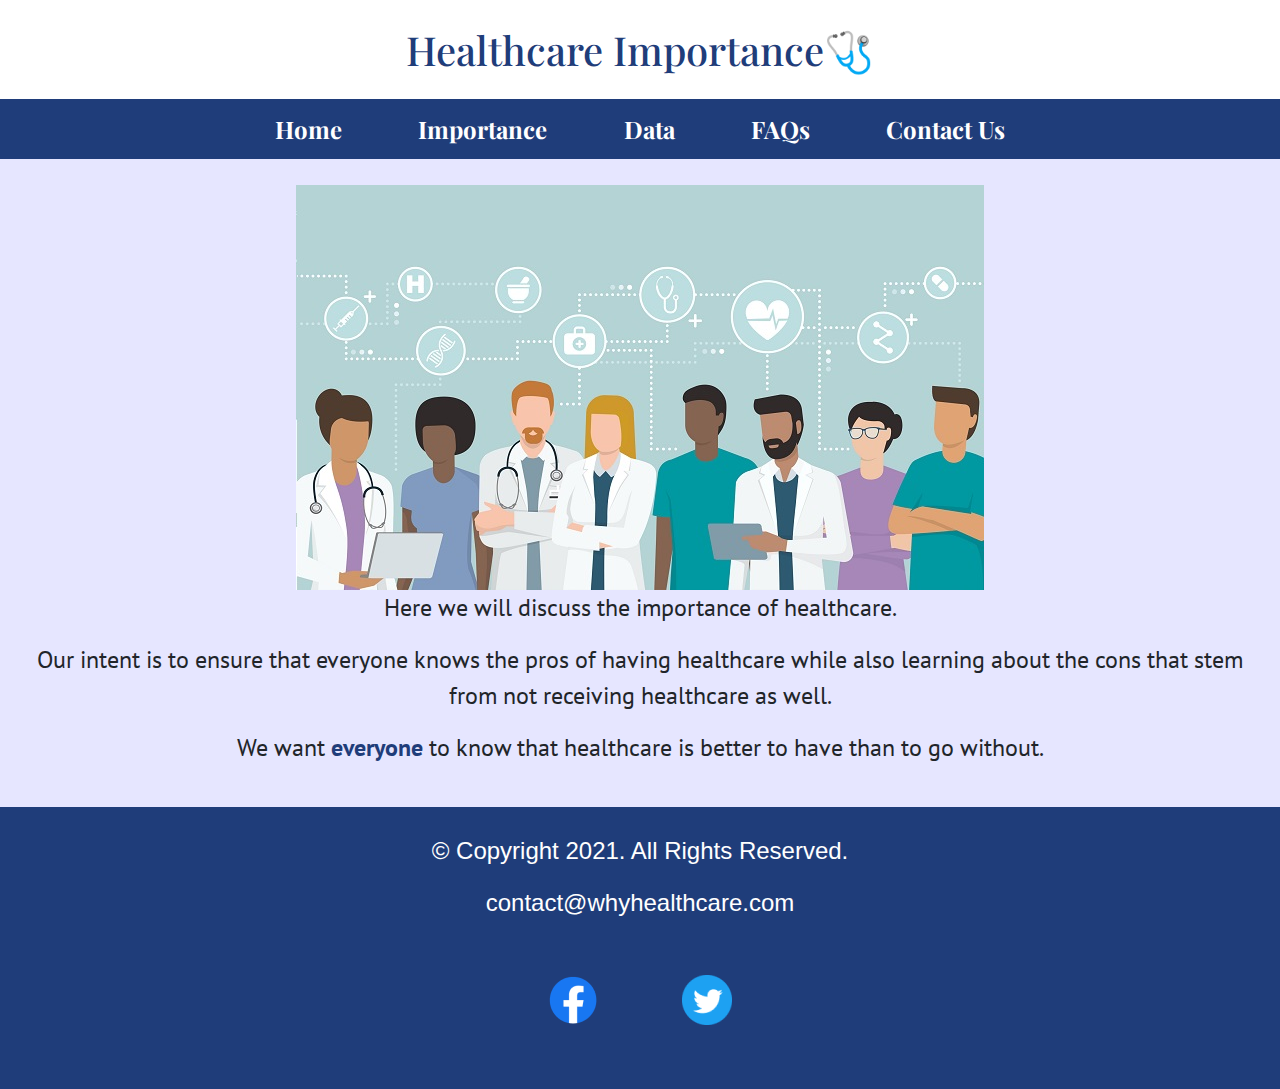
<file: index.html>
<!DOCTYPE html>
<!--
Student Name: Kambrya Carter
File Name:index.html
Date: 11/15/2023
-->

<html lang="en">
    <head>
        <title>Home | Healthcare Importance</title>
        <meta charset="utf-8">
        <meta name="description" content="This is our home page that takes you to many subpages that teach you about healthcare.">
        <meta name="viewport" content="width=device-width, initial-scale=1.0">
        <link rel="preconnect" href="https://fonts.googleapis.com">
        <link rel="preconnect" href="https://fonts.gstatic.com" crossorigin>
        <link href="https://fonts.googleapis.com/css2?family=PT+Sans&family=Playfair+Display&display=swap" rel="stylesheet">

<!-- Favicon --> 
        <link rel="apple-touch-icon" sizes="180x180" href="/apple-touch-icon.png">
        <link rel="icon" type="image/png" sizes="32x32" href="/favicon-32x32.png">
        <link rel="icon" type="image/png" sizes="16x16" href="/favicon-16x16.png">
        <link rel="manifest" href="/site.webmanifest">
        
<!-- Bootstrap CSS -->
        <link rel="stylesheet" href="https://stackpath.bootstrapcdn.com/bootstrap/4.3.1/css/bootstrap.min.css" integrity="sha384-ggOyR0iXCbMQv3Xipma34MD+dH/1fQ784/j6cY/iJTQUOhcWr7x9JvoRxT2MZw1T" crossorigin="anonymous">

<!-- My Style Sheet -->
        <link rel="stylesheet" href="css/styles.css"> 
    </head>
	
    <body>

       <!-- Skip to Content Link -->  
<a class="skip" href="#content">Skip to Content</a>
      <!-- Mobile Nav -->  
    <nav class="mobile-nav">
        <div id="menu-links">
          <a href="./">Home</a>
          <a href="importance.html">Importance</a>
          <a href="data.html">Data</a>
          <a href="faqs.html">FAQs</a>
          <a href="contact.html">Contact Us</a>
        </div>
        <a class="menu-icon" onclick="hamburger()">
            <div>&#9776;</div>
        </a>
    </nav>

        <header>
             <h1>Healthcare Importance&#129658;</h1>
        </header>

        <nav class="tab-desk">
          <ul>
            <li><a href="./">Home</a></li>
            <li><a href="./importance">Importance</a></li>
            <li><a href="./data">Data</a></li>
            <li><a href="./faqs">FAQs</a></li>
            <li><a href="./contact">Contact Us</a></li>
          </ul>
        </nav>

        <main id="content">
          <div class="center">
            
          <img src="images/healthcare-workers.jpg" alt="healthcare workers">
                      </div>
            <div id="welcome">
               <p> Here we will discuss the importance of healthcare.</p>
               <p> Our intent is to ensure that everyone knows the pros of having healthcare while also learning about the cons that stem from not receiving healthcare as well.</p>
               <p> We want <span class="action">everyone</span> to know that healthcare is better to have than to go without.
            </div>
        </main>
		
        <footer>
            <div class="copyright">
				<p>&copy; Copyright 2021. All Rights Reserved.</p>
				<p><a href="contact@whyhealthcare.com">contact@whyhealthcare.com</a></p>
			</div>

			<div class="social">
				<a href="https://www.facebook.com" target="_blank"><img src="images/facebook-logo.png" alt="Facebook logo"></a> 
				<a href="https://www.twitter.com"  target="_blank"><img src="images/twitter-logo.png"  alt="Twitter logo"></a>
			</div>
        </footer>
        
        <script src="scripts/script.js"></script>
    </body>
</html>
</file>
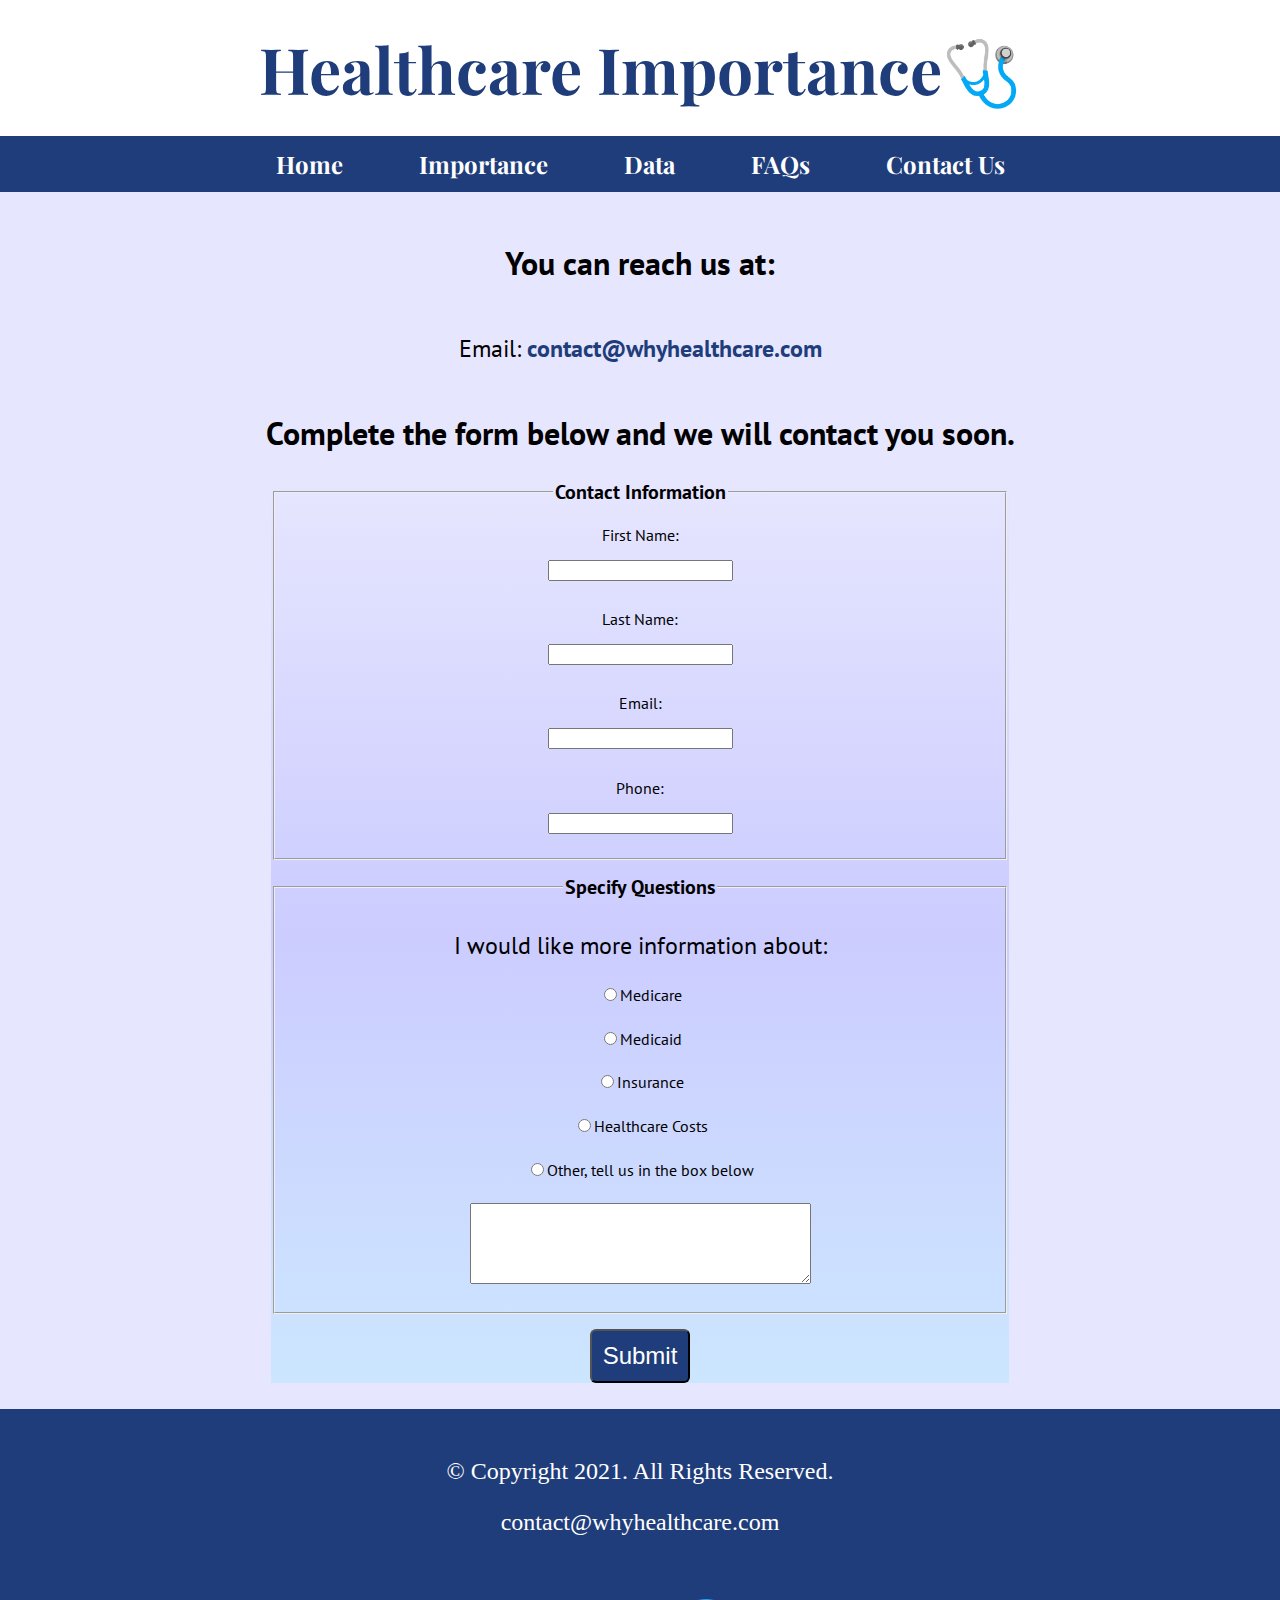
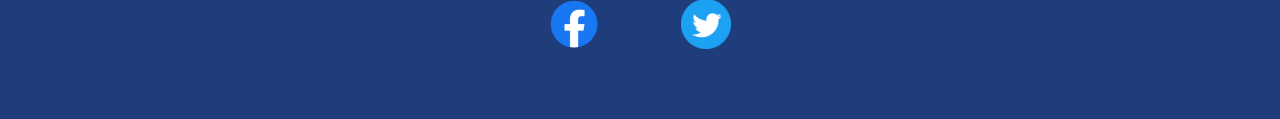
<file: contact.html>
<!DOCTYPE html>
<!--
Student Name: Kambrya Carter
File Name:contact.html
Date: 11/15/2023
-->

<html lang="en">
    <head>
        <title>Contact Us | Healthcare Importance</title>
        <meta charset="utf-8">
        <meta name="description" content="Contact us at (800)120-5004, or at contact@whyhealthcare.com, to learn more about how you can receive healthcare.">
        <meta name="viewport" content="width=device-width, initial-scale=1.0">
        <link rel="stylesheet" href="css/styles.css">
        <link rel="preconnect" href="https://fonts.googleapis.com">
        <link rel="preconnect" href="https://fonts.gstatic.com" crossorigin>
        <link href="https://fonts.googleapis.com/css2?family=PT+Sans&family=Playfair+Display&display=swap" rel="stylesheet">
        <link rel="apple-touch-icon" sizes="180x180" href="/apple-touch-icon.png">
        <link rel="icon" type="image/png" sizes="32x32" href="/favicon-32x32.png">
        <link rel="icon" type="image/png" sizes="16x16" href="/favicon-16x16.png">
        <link rel="manifest" href="/site.webmanifest">
    </head>
	
    <body>
       <!-- Skip to Content Link -->  
<a class="skip" href="#content">Skip to Content</a>
      <!-- Mobile Nav -->  
    <nav class="mobile-nav">
        <div id="menu-links">
          <a href="./">Home</a>
          <a href="importance.html">Importance</a>
          <a href="data.html">Data</a>
          <a href="faqs.html">FAQs</a>
          <a href="contact.html">Contact Us</a>
        </div>
        <a class="menu-icon" onclick="hamburger()">
            <div>&#9776;</div>
        </a>
    </nav>

        <header>
             <h1>Healthcare Importance&#129658;</h1>
        </header>

        <nav class="tab-desk">
          <ul>
            <li><a href="./">Home</a></li>
            <li><a href="./importance">Importance</a></li>
            <li><a href="./data">Data</a></li>
            <li><a href="./faqs">FAQs</a></li>
            <li><a href="./contact">Contact Us</a></li>
          </ul>
        </nav>

        <main id="content">
          <div id="contact">
      <h3>You can reach us at:</h3>
           <p class="tel-link mobile"><a href="tel:8001205004">(800) 120-5004</a></p>
      <p>Email: <a href="contact@whyhealthcare.com" class="email-link">contact@whyhealthcare.com</a></p>

          <div id="form">
          <h4>Complete the form below and we will contact you soon.</h4>

    <form class="form-grid">  
    <fieldset>
      <legend>Contact Information</legend>
        <label for="fName">First Name:</label>
        <input type="text" name="fName" id="fName">
        <label for="lName">Last Name:</label>
        <input type="text" name="lName" id="lName">
        <label for="email">Email:</label>
        <input type="email" name="email" id="email">
        <label for="phone">Phone:</label>
        <input type="tel" name="phone" id="phone">
    </fieldset>

    <fieldset>
        <legend>Specify Questions</legend>
        <p>I would like more information about:</p>
          <label for="care">
          <input type="radio" name="info" id="care" value="Medicare">Medicare</label>
          <label for="caid">
          <input type="radio" name="info" id="caid" value="Medicaid">Medicaid</label>
          <label for="insu">
          <input type="radio" name="info" id="insu" value="Insurance">Insurance</label>
          <label for="cost">
          <input type="radio" name="info" id="cost" value="Healthcare Costs">Healthcare Costs</label>
          <label for="other">
          <input type="radio" name="info" id="other" value="Other">Other, tell us in the box below</label>
          <textarea name="questions" df="questions" rows="5" cols="40"></textarea>
      </fieldset>

      <input type="submit" id="submit" value="Submit" class="btn">
      
        </form>
        </div>
        </div>
        </main>
		
        <footer>
            <div class="copyright">
				<p>&copy; Copyright 2021. All Rights Reserved.</p>
				<p><a href="contact@whyhealthcare.com">contact@whyhealthcare.com</a></p>
			</div>

			<div class="social">
				<a href="https://www.facebook.com" target="_blank"><img src="images/facebook-logo.png" alt="Facebook logo"></a> 
				<a href="https://www.twitter.com"  target="_blank"><img src="images/twitter-logo.png"  alt="Twitter logo"></a>
			</div>
        </footer>

        <script src="scripts/script.js"></script> 
    </body>
</html>
</file>
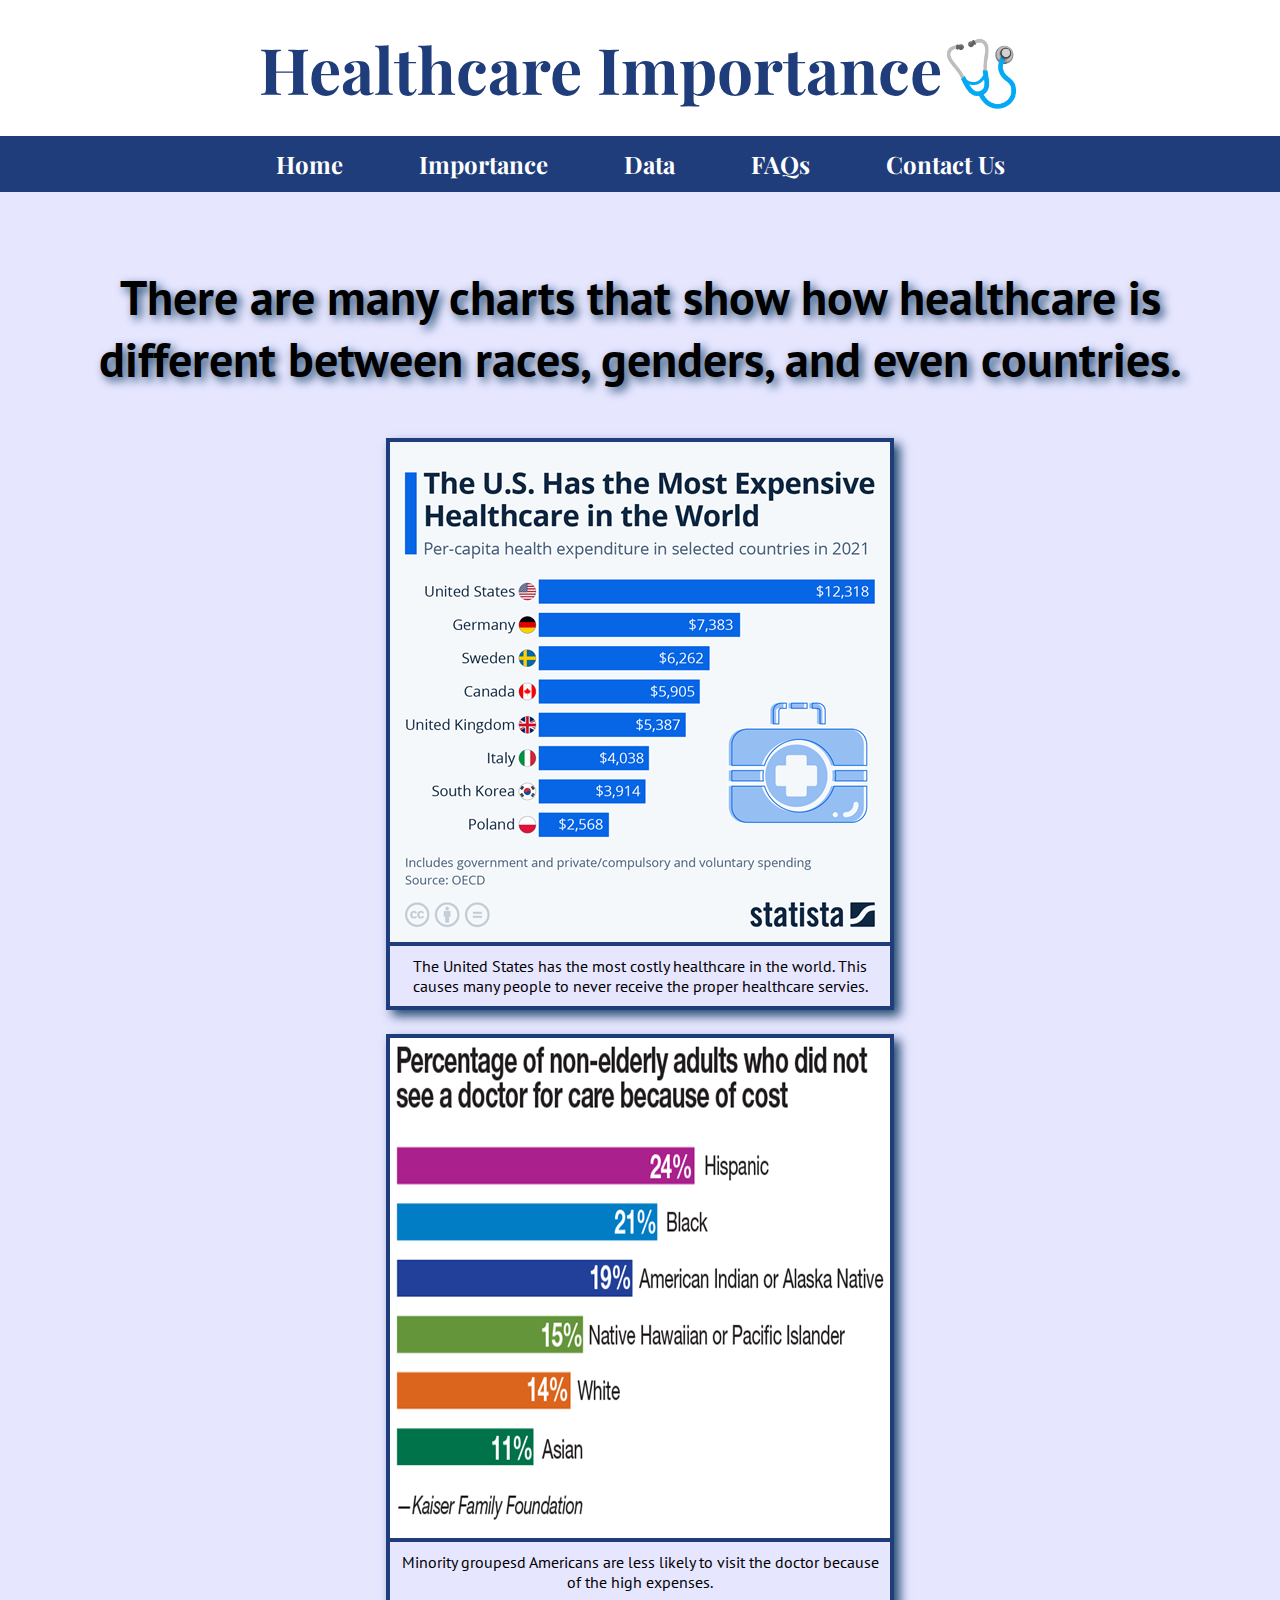
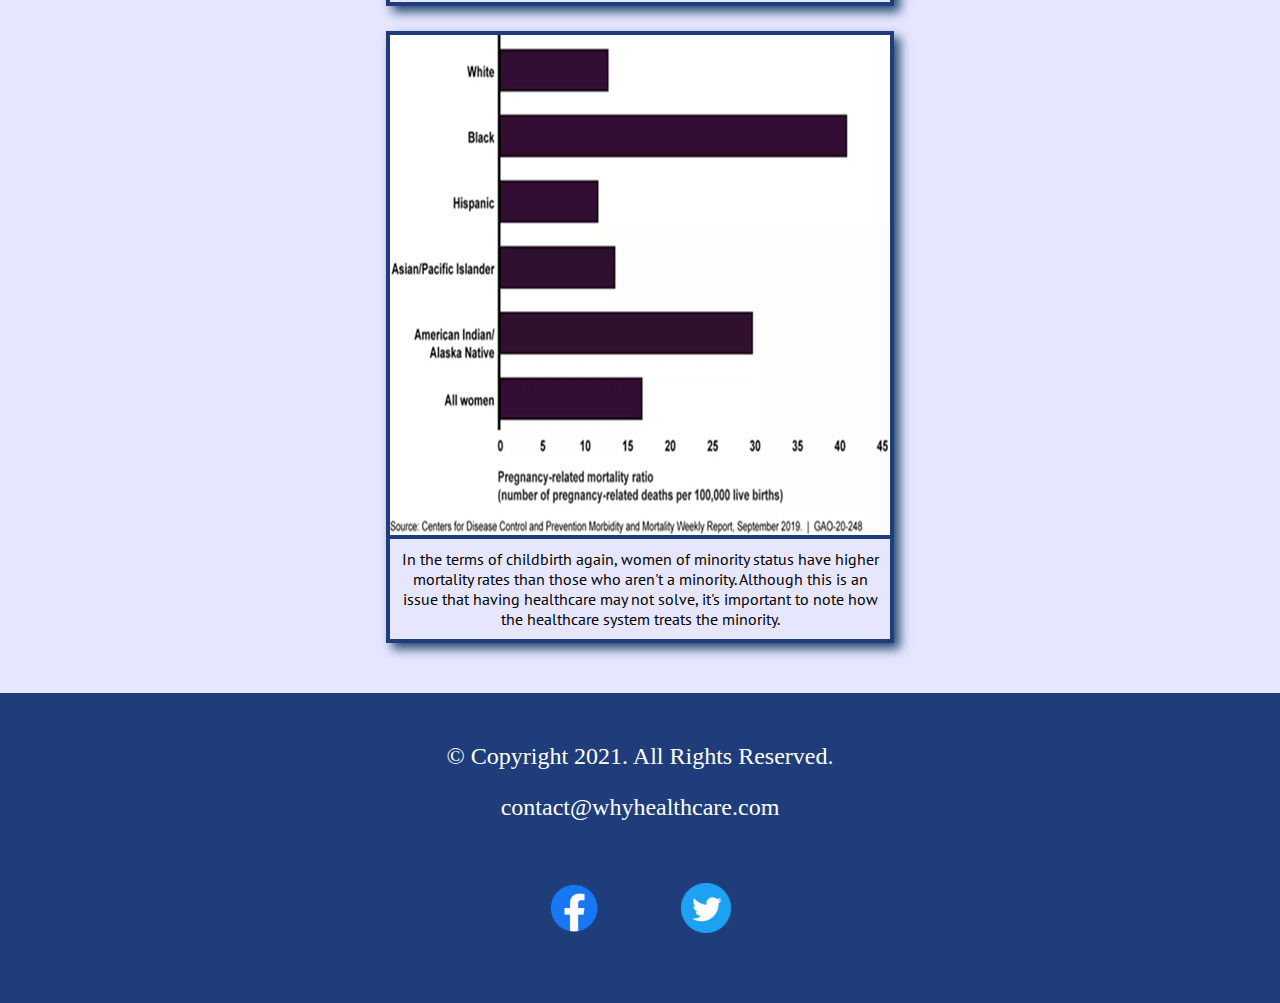
<file: data.html>
<!DOCTYPE html>
<!--
Student Name: Kambrya Carter
File Name:data.html
Date: 11/15/2023
-->

<html lang="en">
    <head>
        <title>Data and Charts | Healthcare Importance</title>
        <meta charset="utf-8">
        <meta name="description" content="We use data charts about my healthcare issues to explain why having healthcare can be important for certain groups.">
        <meta name="viewport" content="width=device-width, initial-scale=1.0">
        <link rel="stylesheet" href="css/styles.css">
        <link rel="preconnect" href="https://fonts.googleapis.com">
        <link rel="preconnect" href="https://fonts.gstatic.com" crossorigin>
        <link href="https://fonts.googleapis.com/css2?family=PT+Sans&family=Playfair+Display&display=swap" rel="stylesheet">
        <link rel="apple-touch-icon" sizes="180x180" href="/apple-touch-icon.png">
        <link rel="icon" type="image/png" sizes="32x32" href="/favicon-32x32.png">
        <link rel="icon" type="image/png" sizes="16x16" href="/favicon-16x16.png">
        <link rel="manifest" href="/site.webmanifest">
    </head>
	
    <body>
       <!-- Skip to Content Link -->  
<a class="skip" href="#content">Skip to Content</a>
      <!-- Mobile Nav -->  
    <nav class="mobile-nav">
        <div id="menu-links">
          <a href="./">Home</a>
          <a href="importance.html">Importance</a>
          <a href="data.html">Data</a>
          <a href="faqs.html">FAQs</a>
          <a href="contact.html">Contact Us</a>
        </div>
        <a class="menu-icon" onclick="hamburger()">
            <div>&#9776;</div>
        </a>
    </nav>

        <header>
             <h1>Healthcare Importance&#129658;</h1>
        </header>

        <nav class="tab-desk">
          <ul>
            <li><a href="./">Home</a></li>
            <li><a href="./importance">Importance</a></li>
            <li><a href="./data">Data</a></li>
            <li><a href="./faqs">FAQs</a></li>
            <li><a href="./contact">Contact Us</a></li>
          </ul>
        </nav>

        <main id="grid">
          <aside>
            <p>There are many charts that show how healthcare is different between races, genders, and even countries.</p>
          </aside>

      <figure>
        <img src="images/expensive-healthcare.png" alt="expense healthcare chart">
        <figcaption>The United States has the most costly healthcare in the world. This causes many people to never receive the proper healthcare servies.</figcaption>
      </figure>

      <figure>
        <img src="images/data-points.png" alt="healthcare chart">
        <figcaption>Minority groupesd Americans are less likely to visit the doctor because of the high expenses.</figcaption>
      </figure>

      <figure>
        <img src="images/racial-disparities.png" alt="race health chart">
        <figcaption>In the terms of childbirth again, women of minority status have higher mortality rates than those who aren't a minority. Although this is an issue that having healthcare may not solve, it's important to note how the healthcare system treats the minority.</figcaption>
      </figure>

        </main>

        <footer>
            <div class="copyright">
				<p>&copy; Copyright 2021. All Rights Reserved.</p>
				<p><a href="contact@whyhealthcare.com">contact@whyhealthcare.com</a></p>
			</div>

			<div class="social">
				<a href="https://www.facebook.com" target="_blank"><img src="images/facebook-logo.png" alt="Facebook logo"></a> 
				<a href="https://www.twitter.com"  target="_blank"><img src="images/twitter-logo.png"  alt="Twitter logo"></a>
			</div>
        </footer>

        <script src="scripts/script.js"></script>
         
    </body>
</html>
</file>
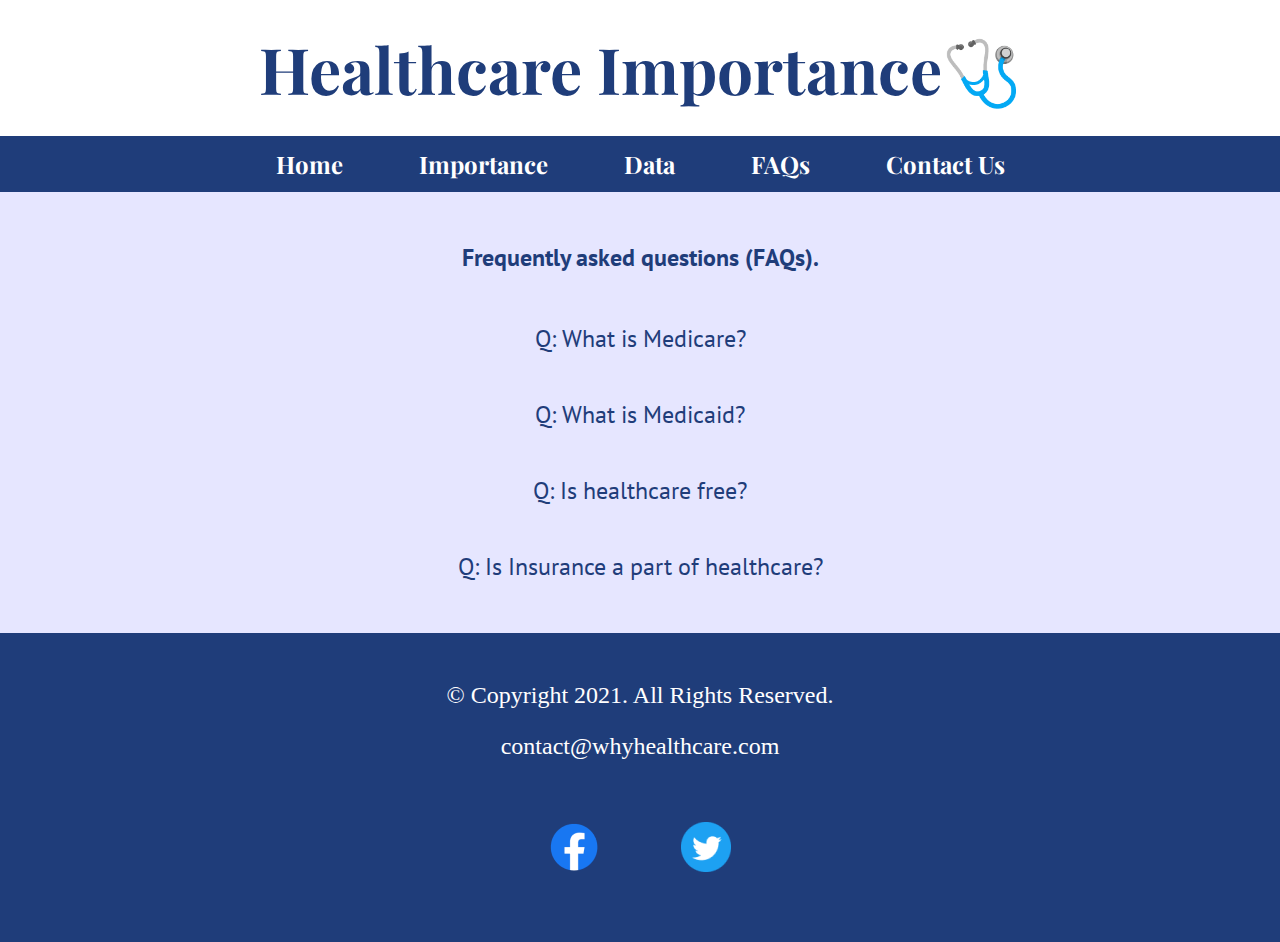
<file: faqs.html>
<!DOCTYPE html>
<!--
Student Name: Kambrya Carter
File Name:faqs.html
Date: 11/15/2023
-->

<html lang="en">
    <head>
        <title>FAQs | Healthcare Importance</title>
        <meta charset="utf-8">
        <meta name="description" content="We answer some of our most asked questions regarding healthcare.">
        <meta name="viewport" content="width=device-width, initial-scale=1.0">
        <link rel="stylesheet" href="css/styles.css">
        <link rel="preconnect" href="https://fonts.googleapis.com">
        <link rel="preconnect" href="https://fonts.gstatic.com" crossorigin>
        <link href="https://fonts.googleapis.com/css2?family=PT+Sans&family=Playfair+Display&display=swap" rel="stylesheet">
        <link rel="apple-touch-icon" sizes="180x180" href="/apple-touch-icon.png">
        <link rel="icon" type="image/png" sizes="32x32" href="/favicon-32x32.png">
        <link rel="icon" type="image/png" sizes="16x16" href="/favicon-16x16.png">
        <link rel="manifest" href="/site.webmanifest">
    </head>
	
    <body>
       <!-- Skip to Content Link -->  
<a class="skip" href="#content">Skip to Content</a>
      <!-- Mobile Nav -->  
    <nav class="mobile-nav">
        <div id="menu-links">
          <a href="./">Home</a>
          <a href="importance.html">Importance</a>
          <a href="data.html">Data</a>
          <a href="faqs.html">FAQs</a>
          <a href="contact.html">Contact Us</a>
        </div>
        <a class="menu-icon" onclick="hamburger()">
            <div>&#9776;</div>
        </a>
    </nav>

        <header>
             <h1>Healthcare Importance&#129658;</h1>
        </header>

        <nav class="tab-desk">
          <ul>
            <li><a href="./">Home</a></li>
            <li><a href="./importance">Importance</a></li>
            <li><a href="./data">Data</a></li>
            <li><a href="./faqs">FAQs</a></li>
            <li><a href="./contact">Contact Us</a></li>
          </ul>
        </nav>

        <main id="content">

      <h2>Frequently asked questions (FAQs).</h2>
      <ul id="faq-list">
        <li class="faq-item">
          <div class="question"> Q: What is Medicare?</div>
          <div class="answer"> A: Medicare is government provided health insurance for people over 65, or people who have disabilities.</div>
        </li>
        <li class="faq-item">
          <div class="question"> Q: What is Medicaid?</div>
          <div class="answer"> A: Medicaid is a health insurance program for low-income families who may come across problems when paying healthcare costs.</div>
        </li>
        <li class="faq-item">
          <div class="question"> Q: Is healthcare free?</div>
          <div class="answer"> A: The United States is the country that has the highest costs for healthcare It is not free.</div>
        </li>
        <li class="faq-item">
          <div class="question"> Q: Is Insurance a part of healthcare?</div>
          <div class="answer"> A: Insurance is not a part of healthcare. Insurance covers healthcare costs.</div>
        </li>
      </ul>

        </main>
		
        <footer>
            <div class="copyright">
				<p>&copy; Copyright 2021. All Rights Reserved.</p>
				<p><a href="contact@whyhealthcare.com">contact@whyhealthcare.com</a></p>
			</div>

			<div class="social">
				<a href="https://www.facebook.com" target="_blank"><img src="images/facebook-logo.png" alt="Facebook logo"></a> 
				<a href="https://www.twitter.com"  target="_blank"><img src="images/twitter-logo.png"  alt="Twitter logo"></a>
			</div>
        </footer>

        <script src="scripts/script.js"></script>     
    </body>
</html>
</file>
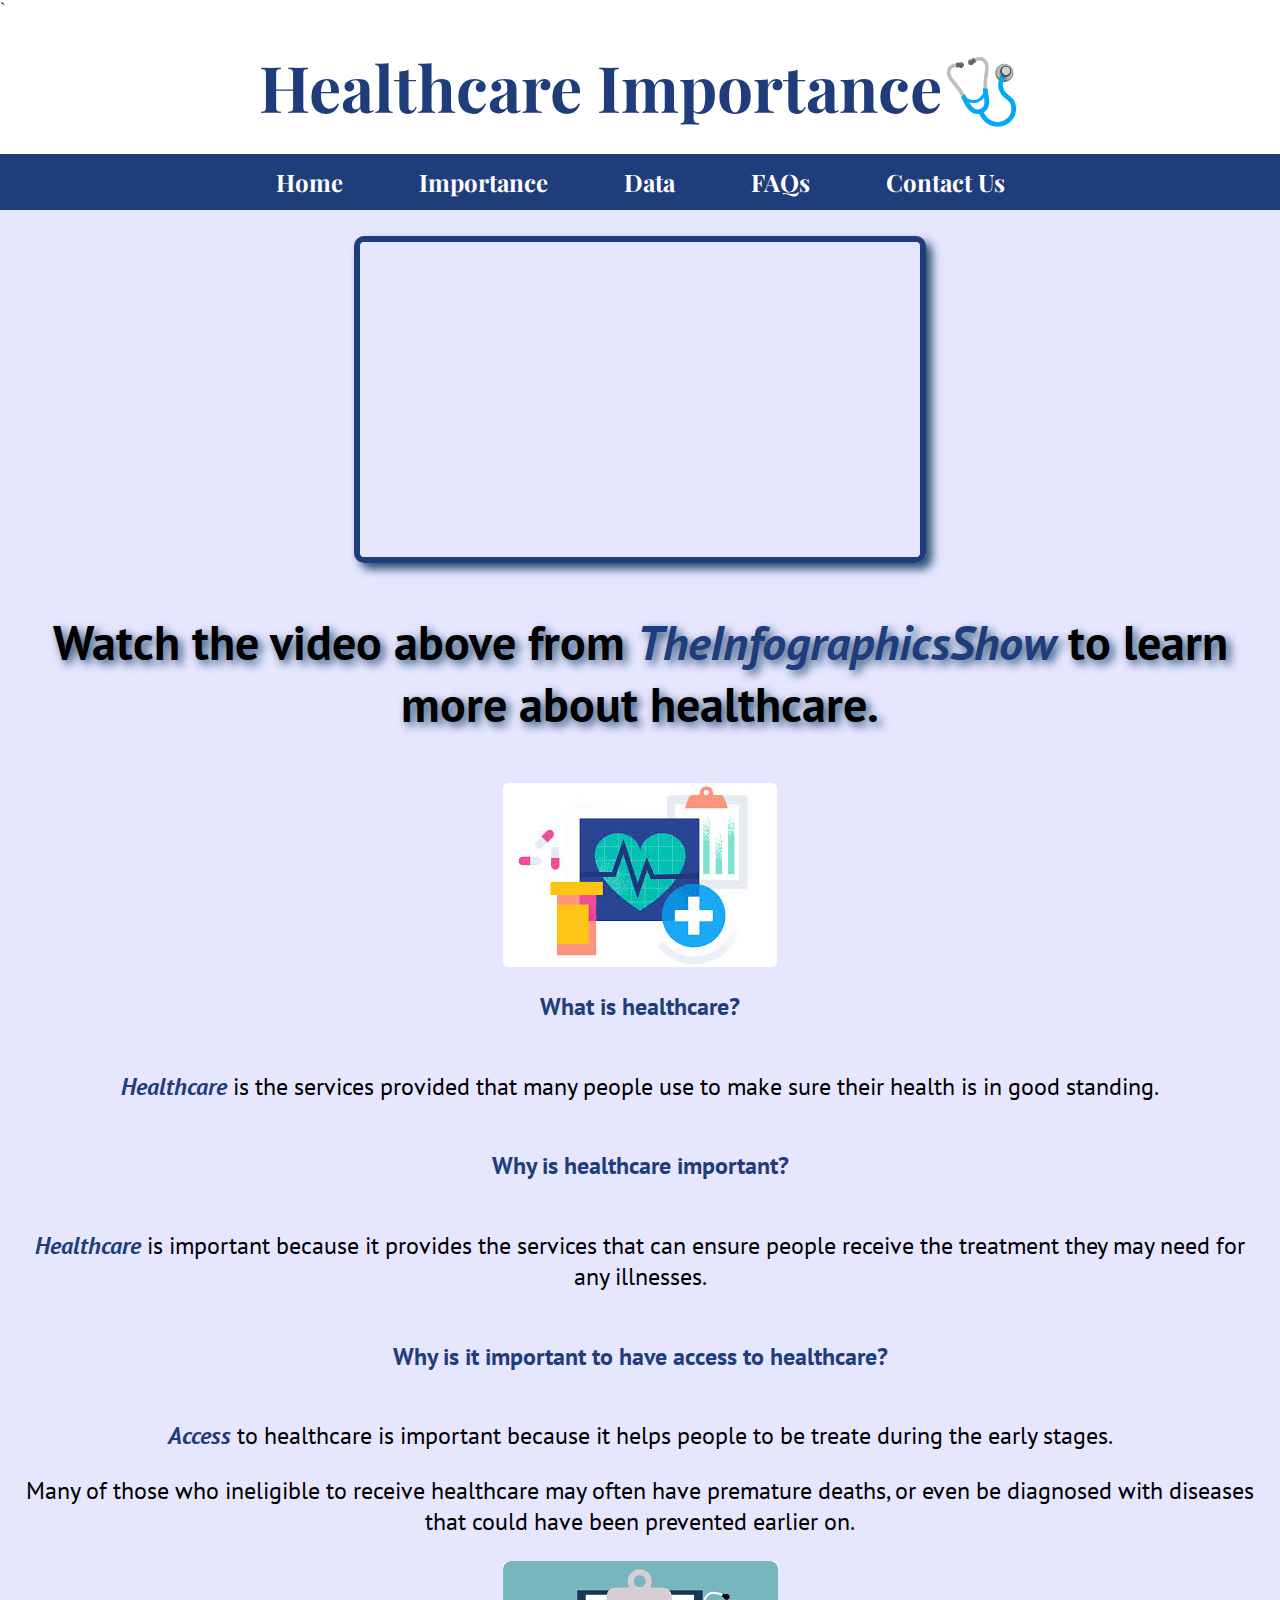
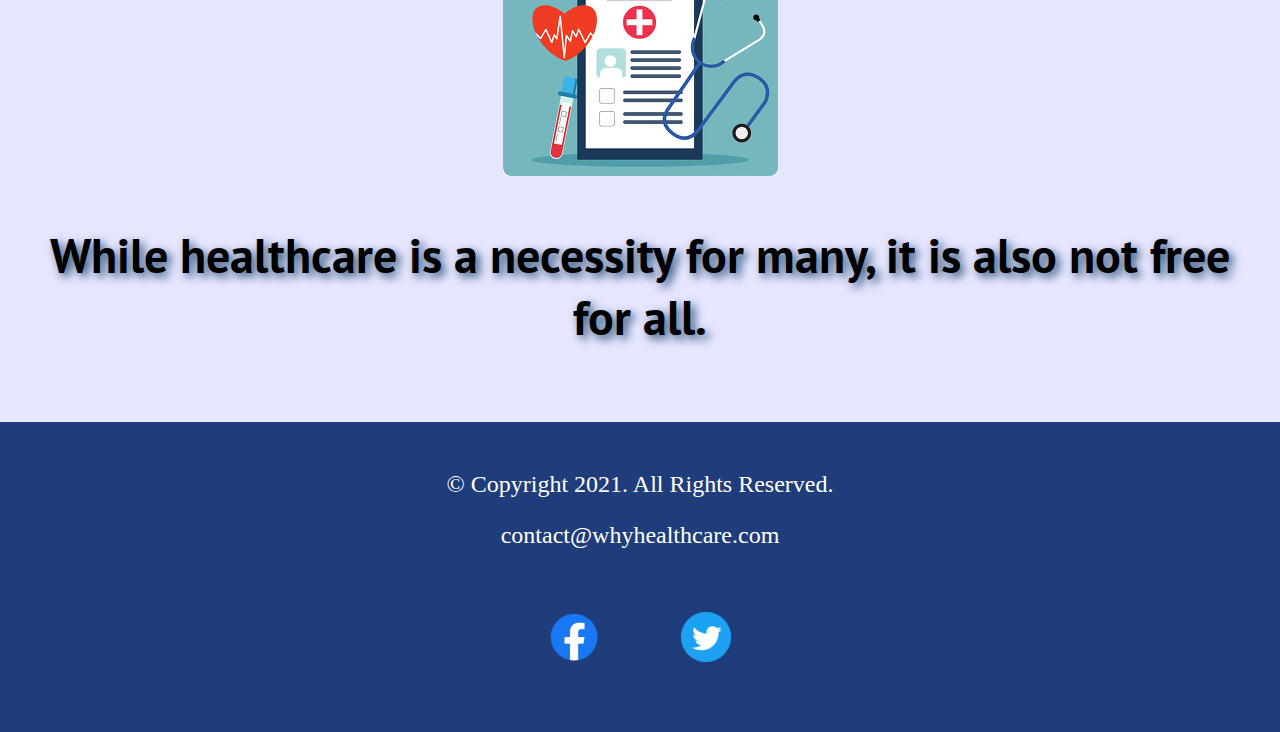
<file: importance.html>
<!DOCTYPE html>
<!--
Student Name: Kambrya Carter
File Name:importance.html
Date: 11/15/2023
-->

<html lang="en">
    <head>
        <title>Why Do We Need Healthcare | Healthcare Important</title>
        <meta charset="utf-8">
        <meta name="description" content="We explain why having healthcare is important.">
        <meta name="viewport" content="width=device-width, initial-scale=1.0">
        <link rel="stylesheet" href="css/styles.css">
        <link rel="preconnect" href="https://fonts.googleapis.com">
        <link rel="preconnect" href="https://fonts.gstatic.com" crossorigin>
        <link href="https://fonts.googleapis.com/css2?family=PT+Sans&family=Playfair+Display&display=swap" rel="stylesheet">
        <link rel="apple-touch-icon" sizes="180x180" href="/apple-touch-icon.png">
        <link rel="icon" type="image/png" sizes="32x32" href="/favicon-32x32.png">
        <link rel="icon" type="image/png" sizes="16x16" href="/favicon-16x16.png">
        <link rel="manifest" href="/site.webmanifest">
  `  </head>

    <body>
       <!-- Skip to Content Link -->  
<a class="skip" href="#content">Skip to Content</a>
      <!-- Mobile Nav -->  
    <nav class="mobile-nav">
        <div id="menu-links">
          <a href="./">Home</a>
          <a href="importance.html">Importance</a>
          <a href="data.html">Data</a>
          <a href="faqs.html">FAQs</a>
          <a href="contact.html">Contact Us</a>
        </div>
        <a class="menu-icon" onclick="hamburger()">
            <div>&#9776;</div>
        </a>
    </nav>

        <header>
             <h1>Healthcare Importance&#129658;</h1>
        </header>

        <nav class="tab-desk">
          <ul>
            <li><a href="./">Home</a></li>
            <li><a href="./importance">Importance</a></li>
            <li><a href="./data">Data</a></li>
            <li><a href="./faqs">FAQs</a></li>
            <li><a href="./contact">Contact Us</a></li>
          </ul>
        </nav>

        <main id="content">
          <section>
            <div class="center">
            <iframe width="560" height="315" src="https://www.youtube.com/embed/DublqkOSBBA?si=wJgs0bYx_Zbdr9Oa" title="YouTube video player" allow="accelerometer; autoplay; clipboard-write; encrypted-media; gyroscope; picture-in-picture; web-share" allowfullscreen class="video"></iframe>
            </div>

            <aside>
              <p>Watch the video above from <a href="https://www.youtube.com/@TheInfographicsShow" class="link">TheInfographicsShow</a> to learn more about healthcare.</p>
            </aside>
          </section>

          <section id="what">
            <article>
              <div class="center">
      <a href="importance.html"><img src="images/healthcare.jpeg" alt="Things in healthcare" class="round"></a>
              </div>
                <h2>What is healthcare?</h2>
              
              <p><a href="https://www.medicaleconomics.com/view/what-healthcare" class="link">Healthcare</a> is the services provided that many people use to make sure their health is in good standing.</p>

            </article>
          </section>
            
          <section id="why">
            <article>
              <h2>Why is healthcare important?</h2>
              
              <p><a href="https://health.gov/healthypeople/objectives-and-data/browse-objectives/health-care#:~:text=High%2Dquality%20health%20care%20helps,improve%20health%20and%20well%2Dbeing." class="link">Healthcare</a> is important because it provides the services that can ensure people receive the treatment they may need for any illnesses.</p>

            </article>
          </section>

          <section id="access">
            <article>
              <h2>Why is it important to have access to healthcare?</h2>

              <p><a href="https://www.alleghenycounty.us/uploadedFiles/Allegheny_Home/Health_Department/Resources/Data_and_Reporting/Chronic_Disease_Epidemiology/HEB-ACCESS.pdf" class="link">Access</a> to healthcare is important because it helps people to be treate during the early stages.</p>

              <p>Many of those who ineligible to receive healthcare may often have premature deaths, or even be diagnosed with diseases that could have been prevented earlier on.</p>

            </article>
          </section>

            <aside>
              <div class="center">
        <img src="images/medical-clipboard.jpg" alt="Medical Clipboard" class="round">
              </div>
              <p>While healthcare is a necessity for many, it is also not free for all.</p>
            </aside>
        </main>
		
        <footer>
            <div class="copyright">
				<p>&copy; Copyright 2021. All Rights Reserved.</p>
				<p><a href="contact@whyhealthcare.com">contact@whyhealthcare.com</a></p>
			</div>

			<div class="social">
				<a href="https://www.facebook.com" target="_blank"><img src="images/facebook-logo.png" alt="Facebook logo"></a> 
				<a href="https://www.twitter.com"  target="_blank"><img src="images/twitter-logo.png"  alt="Twitter logo"></a>
			</div>
        </footer>

        <script src="scripts/script.js"></script> 
    </body>
</html>
</file>
<file: css/styles.css>
/*
Student Name: Kambrya Carter
File Name:styles.css
Date: 11/20/2023
*/

/* CSS Reset */
body, header, nav, main, footer, img, h1, h2, h3, h4, ul, aside, figure, figcaption, video {
  margin: 0;
  padding: 0;
  border: 0;
}

/*Style rules for body and images*/
body {
  background-color: #fff;
}
img, video {
  max-width: 100%;
  display: block;
  text-align: center;
}

/* Style rules for skip navigation link */
.skip {
  position: absolute;
  left: -999px;
}
 
.skip:focus {
  color: #fff;
  background-color: #fff;
  text-decoration: none;
  padding: 0.5%;
  top: auto;
  left: auto;
  right: 1px;
  z-index: 1;
}

/* Style rules for mobile viewport */

/*Style rules to show mobile class and hide tab-desk class*/
.mobile, .mobile-tablet {
  display:block
}
.tab-desk, .desktop, #nav-links {
  display: none;
}
.mobile h1 {
  margin: 3% 0 0 1.5%;
}

/* Style rules for header content */
header {
  padding: 2%;
  text-align: center;
  font-family: 'Playfair Display', serif;
  font-size: 2em;
  color: #1f3d7a;
}
h2 {
  padding: 2%;
  text-align: center;
  font-family: 'PT Sans', serif;
  font-weight: bold;
  color: #1f3d7a
}
h3, h4 {
  padding: 2%;
  text-align: center;
  font-family: 'PT Sans', serif;
  font-weight: bold;
  font-size: 2em;
}
.hero {
    background-image: linear-gradient(rgba(255, 255, 255, 0.7), rgba(255, 255, 255, 0.7)),url(../images/healthcare-workers.png);
    background-size: cover;
    background-repeat: no-repeat;
    background-position: left;
}
 
/*Style rules for navigation area*/
nav {
  background-color: #1f3d7a;
}
.mobile-nav a {
    color: #fff;
    text-align: center;
    font-size: 1.5em;
    text-decoration: none;
    padding: 2%;
    display: block;
}
.mobile-nav a.nav-icon {
    display: block;
    position: absolute;
    left: 0;
    top: 0;
    color: #fff;
    padding: 2%;
}
.menu-icon div {
    height: 50px;
    width: 50px;
    background-color: #1f3d7a;
}

/* Style rules for main content */
main {
    padding: 2%;
    background-color: #e6e6ff;
    overflow: auto;
    font-family: 'PT Sans', sans-serif;
    text-align: center;
}
main p {
  font-size: 1.5em;
}

/*Style rules for class and id selectors*/
.hero {
  align-items: center;
}
.link {
  color: #1f3d7a;
  text-decoration: none;
  font-weight: bold;
  font-style: italic;
}
.action {
  font-size: 1em;
  font-weight: bold;
  text-align: center;
  color:#1f3d7a
}
.center {
  display: flex;
  justify-content: center;
  align-items: center;
}
.round {
  border-radius: 5px;
}
.video {
  border-radius: 10px;
  border: 6px solid #1f3d7a;
  box-shadow: 6px 6px 10px #264d73; 
}
aside {
  text-align: center;
  font-size: 1em;
  font-weight: bold;
  text-shadow: 4px 4px 10px #264d73;
}
figure {
  border: 4px solid #1f3d7a;
  box-shadow: 6px 6px 10px #264d73;
  max-width: 500px;
  margin: 2% auto;
}
figcaption {
  padding: 2%;
  border-top: 4px solid #1f3d7a;
}

/* Style rules for faqs content */
ul {
  list-style-type: none;
  padding: 0;
}
.faq-item {
  margin: 5px;
}
.question {
  background-color: #e6e6ff;
  color: #1f3d7a;
  padding: 20px;
  cursor: pointer;
  font-size: 1.5em;
}
.answer {
  display: none;
  padding: 10px;
  font-size: 1.5em;
  color: #264d73
}

/* Style rules for contact content */
.tel-link {
  background-color:#e6e6ff;
  padding: 2%;
  margin: 2% auto;
  width: 80%
}
.tel-link a {
  color: #1f3d7a;
  text-align: center;
  text-decoration: none;
  font-weight: bold;
  font-size: 1em;
}
.email-link {
  text-decoration: none;
  font-weight: bold;
  color: #1f3d7a
}

/*Style rules for form element*/
fieldset, input, textarea {
  margin-bottom: 2%;
}
fieldset legend {
  font-weight: bold;
  font-size: 1.25em;
}
label {
  display: block;
  margin: 2%;
}
#submit {
  margin: 0 auto;
  display: block;
  padding: 1.5%;
  background-color: #1f3d7a;
  color: #fff;
  font-size: 1.5em;
  border-radius: 6px;
}
form {
  background:linear-gradient( #e6e6ff, #ccccff, #cce6ff);
}
/*Style rules for footer content*/
footer {
  text-align: center;
  font-size: 1.5em;
  background-color: #1f3d7a;
  color: #fff;
  padding-top: 2%;
  padding-bottom: 2%;
  padding-left: 0%;
  padding-right: 0%;
}
footer a {
  color: #fff;
  text-decoration: none;
}
.social img {
  display: inline-block;
  padding: 3%; 
}

/* Media Query for Tablet Viewport */
@media screen and (min-width: 680px), print {
/* Tablet Viewport: Show tab-desk class, hide mobile class */
.tab-desk {
  display: block;
}
.mobile, .mobile-nav {
  display: none;  
} 
/*Tablet Viewport: Style rules for nav area*/
nav ul {
  list-style: none;       
  text-align: center;
}
nav li {
  border-top: none;
  display: inline-block;
  font-size: 2em;
  font-family: 'Playfair Display', sans-serif;
  font-weight: bold;
}
nav li a {
  padding: 1em;
  display: inline-block;
  color:#fff;
  text-decoration: none;
}

/*Tablet Viewport: Style rule for form element*/
form {
  width: 60%;
  margin: 0 auto;
  background: linear-gradient( #e6e6ff, #ccccff, #cce6ff)
}
}

/*Media Query for Desktop Viewport*/
@media screen and (min-width: 1000px), print{
/* Desktop Viewport: Show desktop class, hide mobile-tablet class*/
.mobile-tablet {
  display: none;
}

/*Desktop Viewport: Style rules for nav area*/
nav li {
  font-size: 1.5em;
}
nav li a {
    padding: 0.5em 1.5em;
}
nav li a:hover {
  color: #1f3d7a;
  background-color: #e6e6ff;
  transform: scale(0.8);
  opacity: 0.5;
}

/* Desktop Viewport: Style rules for main area*/
.grid {
  grid-template-columns: auto auto auto;
  grid-gap: 30px;
}
aside {
  grid-column: 1 / span 3;
  font-size: 2em;
}
main p {
  font-size: 1.5em;
}
/* Desktop Viewport: Style rules for form elements*/
form-grid {
  display: grid;
  grid-template-columns: auto auto;
  grid-gap: 30px;
}
.btn {
  grid-column: 1 / span 2;
}
}

/*Media Query for Large Desktop Viewports*/
@media screen and (min-width:1921px) {
/* Large Desktop Viewports: Style rules for body*/
main {
  background: linear-gradient( #e6e6ff, #ccccff, #cce6ff);
}
.grid {
  grid-template-columns: auto auto auto;
  }
aside {
  grid-column: 1 / span 3;
  font-size: 2em; 
}  
}
</file>
